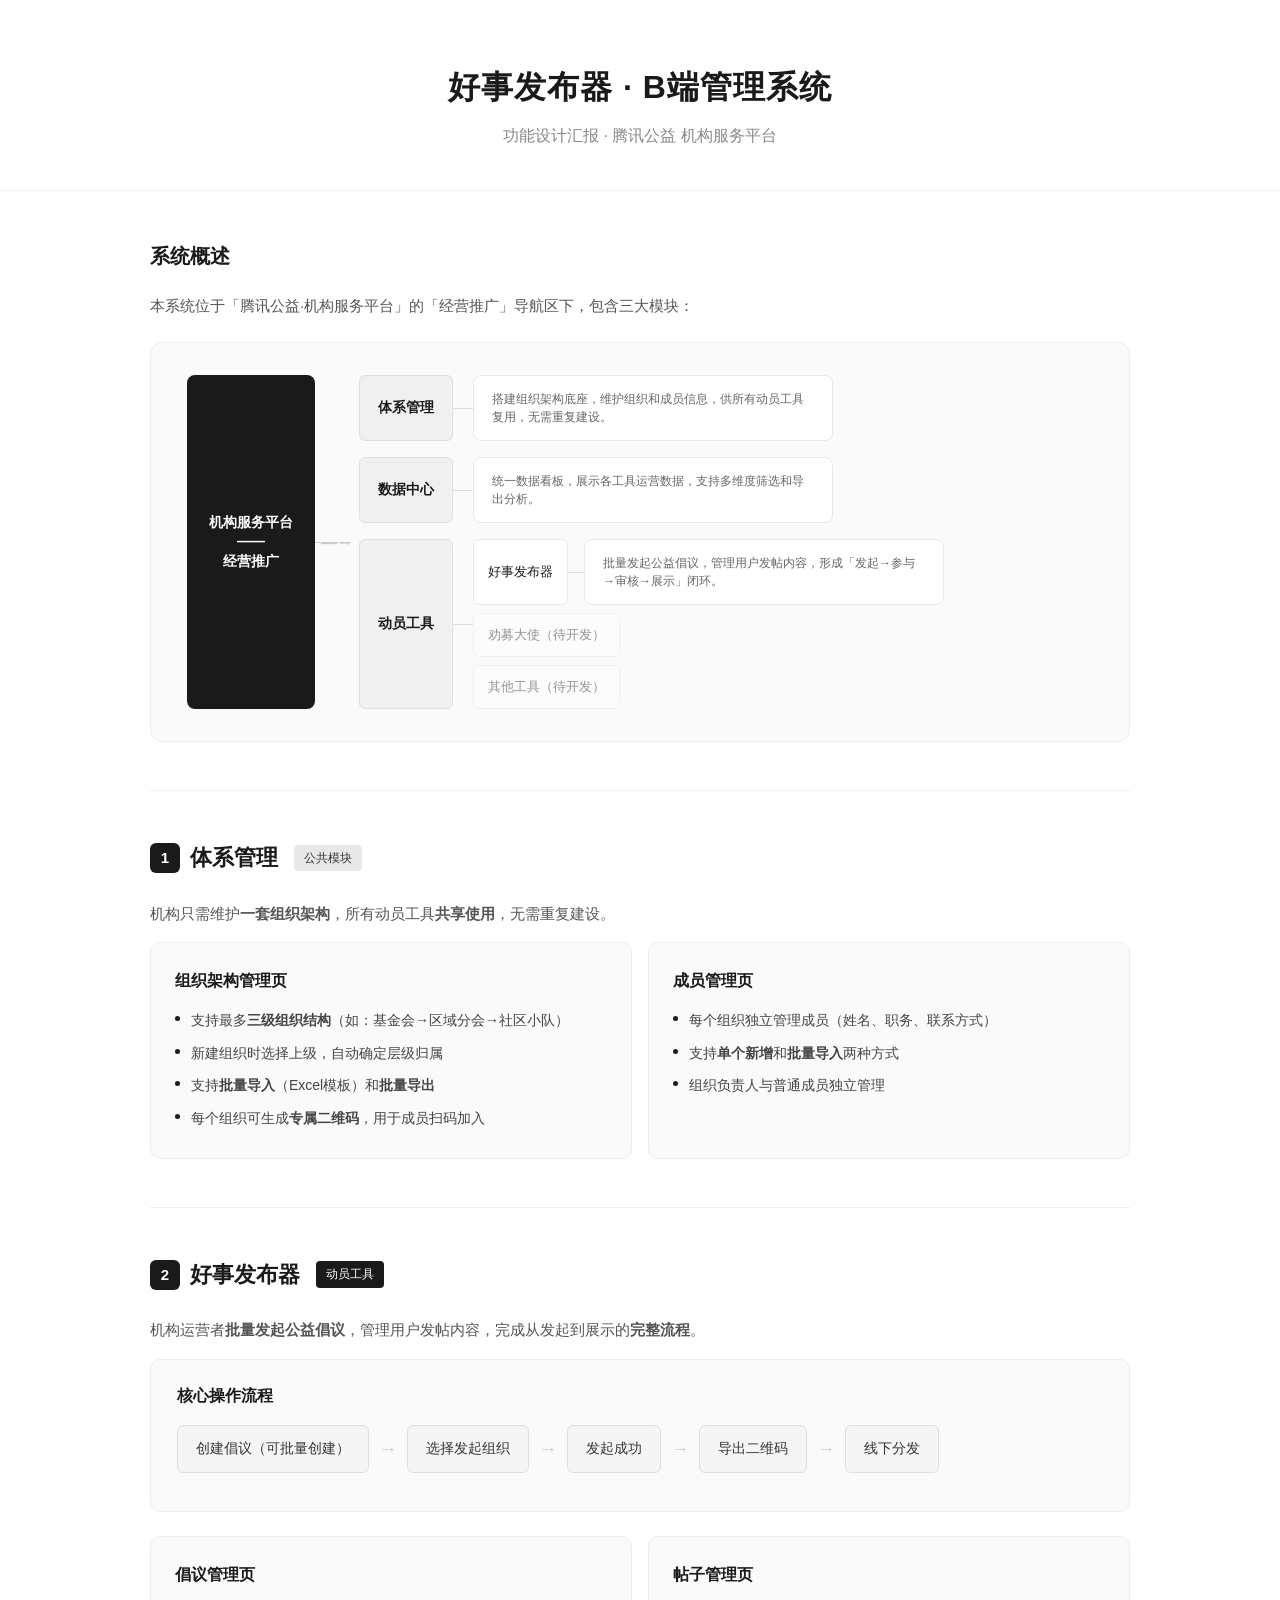
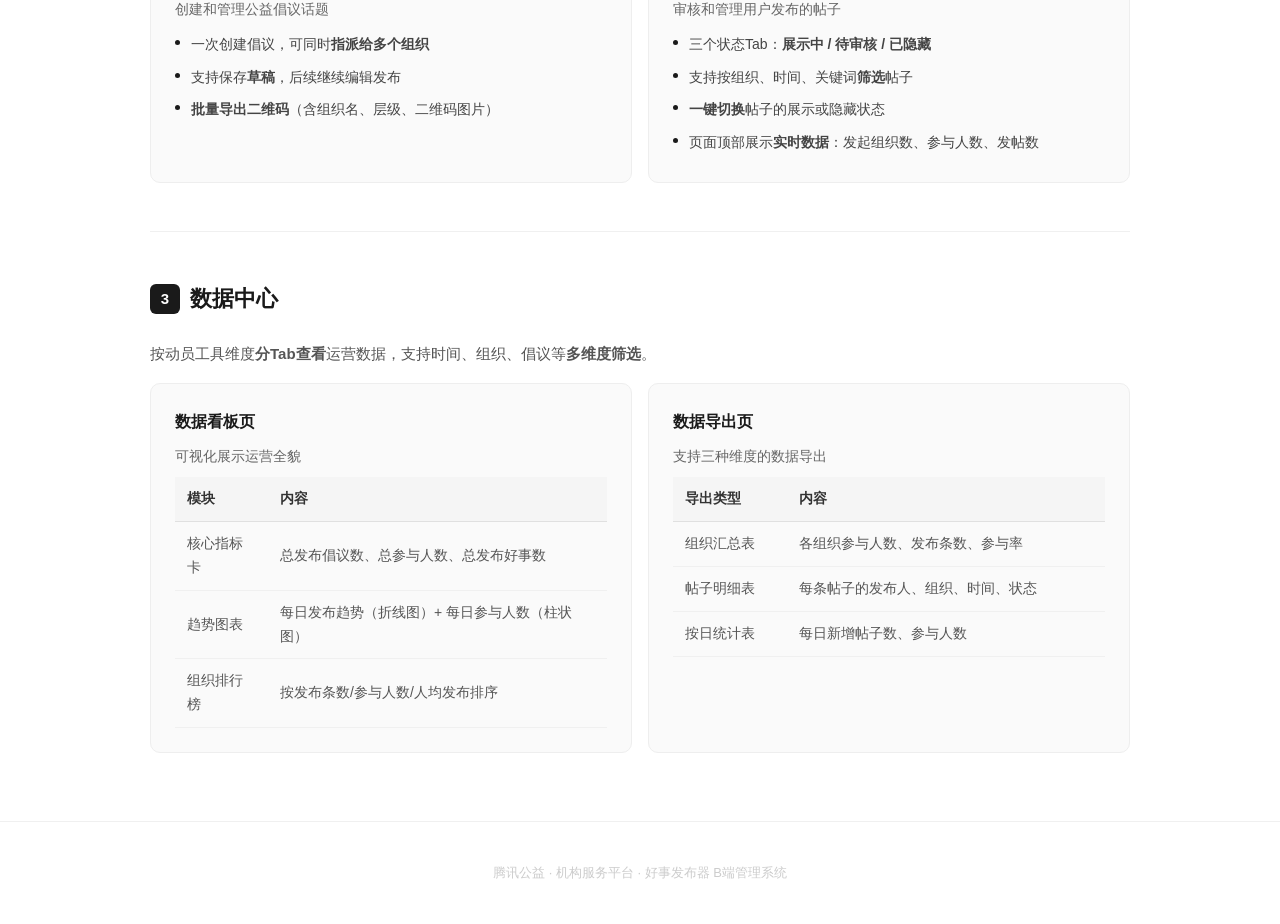
<file: 【方案】好事发布器B端.html>
<!DOCTYPE html>
<html lang="zh-CN">
<head>
<meta charset="UTF-8">
<meta name="viewport" content="width=device-width, initial-scale=1.0">
<title>好事发布器 B端管理系统 · 功能设计汇报</title>
<style>
* { margin: 0; padding: 0; box-sizing: border-box; }
body { font-family: -apple-system, BlinkMacSystemFont, 'PingFang SC', 'Noto Sans SC', sans-serif; color: #1a1a1a; line-height: 1.7; background: #fff; }

/* 顶部 */
.header { padding: 60px 0 40px; text-align: center; border-bottom: 1px solid #eee; }
.header h1 { font-size: 32px; font-weight: 600; letter-spacing: 1px; }
.header .subtitle { font-size: 16px; color: #888; margin-top: 8px; }

/* 容器 */
.container { max-width: 1060px; margin: 0 auto; padding: 0 40px; }

/* 大章节 */
.section { padding: 48px 0; border-bottom: 1px solid #f0f0f0; }
.section:last-child { border-bottom: none; }
.section-title { font-size: 22px; font-weight: 600; margin-bottom: 24px; display: flex; align-items: center; gap: 10px; }
.section-title .num { display: inline-flex; align-items: center; justify-content: center; width: 30px; height: 30px; background: #1a1a1a; color: #fff; border-radius: 6px; font-size: 15px; font-weight: 600; }

/* 概述区域 */
.overview { padding: 48px 0; border-bottom: 1px solid #f0f0f0; }
.overview-title { font-size: 20px; font-weight: 600; margin-bottom: 20px; }

/* 脑图 - 从左到右分叉（融合介绍卡） */
.mindmap { margin: 24px 0 0; padding: 32px 36px; background: #fafafa; border-radius: 12px; border: 1px solid #eee; display: flex; align-items: stretch; gap: 0; overflow-x: auto; }
.mindmap-root { padding: 18px 22px; background: #1a1a1a; color: #fff; border-radius: 8px; font-size: 14px; font-weight: 600; white-space: nowrap; flex-shrink: 0; display: flex; align-items: center; text-align: center; line-height: 1.4; }
.mindmap-connector { width: 44px; display: flex; align-items: center; justify-content: center; position: relative; flex-shrink: 0; }
.mindmap-connector::after { content: ''; position: absolute; left: 0; right: 8px; top: 50%; height: 1px; background: #ccc; }
.mindmap-connector-arrow { color: #ccc; font-size: 16px; position: relative; z-index: 1; }

/* 脑图分支 */
.mindmap-branches { display: flex; flex-direction: column; gap: 16px; }
.mindmap-branch-item { display: flex; align-items: stretch; gap: 0; }
.mindmap-l1-box { padding: 12px 18px; background: #f0f0f0; border: 1px solid #e0e0e0; border-radius: 6px; font-size: 14px; font-weight: 600; white-space: nowrap; flex-shrink: 0; display: flex; align-items: center; }
.mindmap-l1-connector { width: 20px; display: flex; align-items: center; justify-content: center; flex-shrink: 0; position: relative; }
.mindmap-l1-connector::after { content: ''; position: absolute; left: 0; right: 0; top: 50%; height: 1px; background: #ddd; }

/* 脑图介绍卡 */
.mindmap-desc-card { padding: 14px 18px; background: #fff; border: 1px solid #e8e8e8; border-radius: 8px; flex-shrink: 0; max-width: 360px; }
.mindmap-desc-card .card-title { font-size: 13px; font-weight: 600; margin-bottom: 4px; color: #1a1a1a; }
.mindmap-desc-card .card-text { font-size: 12px; color: #666; line-height: 1.5; }

/* 动员工具子分支 */
.mindmap-sub-branches { display: flex; flex-direction: column; gap: 8px; }
.mindmap-sub-item { display: flex; align-items: stretch; gap: 0; }
.mindmap-l2-box { padding: 10px 14px; background: #fff; border: 1px solid #e8e8e8; border-radius: 6px; font-size: 13px; font-weight: 500; white-space: nowrap; flex-shrink: 0; display: flex; align-items: center; }
.mindmap-l2-box.dim { opacity: 0.45; }
.mindmap-l2-connector { width: 16px; display: flex; align-items: center; justify-content: center; flex-shrink: 0; position: relative; }
.mindmap-l2-connector::after { content: ''; position: absolute; left: 0; right: 0; top: 50%; height: 1px; background: #e0e0e0; }

/* 功能卡片 - 横向排布 */
.feature-row { display: grid; grid-template-columns: 1fr 1fr; gap: 16px; margin-top: 16px; }
.feature-row.three-col { grid-template-columns: 1fr 1fr 1fr; }
.feature-card { padding: 24px; background: #fafafa; border-radius: 10px; border: 1px solid #eee; }
.feature-card h4 { font-size: 16px; font-weight: 600; margin-bottom: 10px; color: #1a1a1a; }
.feature-card p { font-size: 14px; color: #666; margin-bottom: 8px; line-height: 1.6; }
.feature-list { list-style: none; padding: 0; }
.feature-list li { font-size: 14px; color: #444; padding: 5px 0; padding-left: 16px; position: relative; line-height: 1.6; }
.feature-list li::before { content: ''; position: absolute; left: 0; top: 12px; width: 5px; height: 5px; background: #1a1a1a; border-radius: 50%; }

/* 流程图 */
.flow { display: flex; align-items: center; gap: 0; margin: 16px 0; flex-wrap: wrap; }
.flow-step { padding: 11px 18px; background: #f5f5f5; border: 1px solid #e0e0e0; border-radius: 6px; font-size: 14px; font-weight: 500; color: #333; }
.flow-arrow { padding: 0 10px; color: #ccc; font-size: 18px; }

/* 流程区域 */
.flow-section { margin-bottom: 24px; padding: 22px 26px; background: #fafafa; border-radius: 10px; border: 1px solid #eee; }
.flow-section h4 { font-size: 16px; font-weight: 600; margin-bottom: 12px; }

/* 标签 */
.tag { display: inline-block; padding: 3px 10px; border-radius: 4px; font-size: 12px; font-weight: 500; margin-left: 6px; }
.tag-core { background: #1a1a1a; color: #fff; }
.tag-shared { background: #e8e8e8; color: #333; }

/* 重点标注 */
.highlight-box { margin: 16px 0; padding: 14px 18px; border-left: 3px solid #1a1a1a; background: #fafafa; border-radius: 0 8px 8px 0; }
.highlight-box p { font-size: 14px; color: #444; }
.highlight-box strong { color: #1a1a1a; }

/* 表格 */
.simple-table { width: 100%; border-collapse: collapse; margin-top: 10px; font-size: 14px; }
.simple-table th { text-align: left; padding: 10px 12px; background: #f5f5f5; border-bottom: 1px solid #e0e0e0; font-weight: 600; color: #333; }
.simple-table td { padding: 10px 12px; border-bottom: 1px solid #f0f0f0; color: #555; }
</style>
</head>
<body>

<div class="header">
  <div class="container">
    <h1>好事发布器 · B端管理系统</h1>
    <p class="subtitle">功能设计汇报 · 腾讯公益 机构服务平台</p>
  </div>
</div>

<div class="container">

  <!-- 概述：系统菜单架构 -->
  <div class="overview">
    <div class="overview-title">系统概述</div>
    
    <p style="font-size:15px;color:#555;margin-bottom:16px">本系统位于「腾讯公益·机构服务平台」的「经营推广」导航区下，包含三大模块：</p>

    <!-- 脑图：从左到右分叉，融合介绍卡片 -->
    <div class="mindmap">
      <div class="mindmap-root">机构服务平台<br>——<br>经营推广</div>
      <div class="mindmap-connector"><span class="mindmap-connector-arrow">—→</span></div>
      <div class="mindmap-branches">
        <!-- 体系管理分支 -->
        <div class="mindmap-branch-item">
          <div class="mindmap-l1-box">体系管理</div>
          <div class="mindmap-l1-connector"></div>
          <div class="mindmap-desc-card">
            <div class="card-text">搭建组织架构底座，维护组织和成员信息，供所有动员工具复用，无需重复建设。</div>
          </div>
        </div>
        <!-- 数据中心分支 -->
        <div class="mindmap-branch-item">
          <div class="mindmap-l1-box">数据中心</div>
          <div class="mindmap-l1-connector"></div>
          <div class="mindmap-desc-card">
            <div class="card-text">统一数据看板，展示各工具运营数据，支持多维度筛选和导出分析。</div>
          </div>
        </div>
        <!-- 动员工具分支 -->
        <div class="mindmap-branch-item">
          <div class="mindmap-l1-box">动员工具</div>
          <div class="mindmap-l1-connector"></div>
          <div class="mindmap-sub-branches">
            <!-- 好事发布器 -->
            <div class="mindmap-sub-item">
              <div class="mindmap-l2-box">好事发布器</div>
              <div class="mindmap-l2-connector"></div>
              <div class="mindmap-desc-card">
                <div class="card-text">批量发起公益倡议，管理用户发帖内容，形成「发起→参与→审核→展示」闭环。</div>
              </div>
            </div>
            <!-- 劝募大使 -->
            <div class="mindmap-sub-item">
              <div class="mindmap-l2-box dim">劝募大使（待开发）</div>
            </div>
            <!-- 其他工具 -->
            <div class="mindmap-sub-item">
              <div class="mindmap-l2-box dim">其他工具（待开发）</div>
            </div>
          </div>
        </div>
      </div>
    </div>
  </div>

  <!-- 第一部分：体系管理 -->
  <div class="section">
    <div class="section-title"><span class="num">1</span> 体系管理 <span class="tag tag-shared">公共模块</span></div>
    
    <p style="font-size:15px;color:#555;margin-bottom:12px">机构只需维护<strong>一套组织架构</strong>，所有动员工具<strong>共享使用</strong>，无需重复建设。</p>

    <div class="feature-row">
      <div class="feature-card">
        <h4>组织架构管理页</h4>
        <ul class="feature-list">
          <li>支持最多<strong>三级组织结构</strong>（如：基金会→区域分会→社区小队）</li>
          <li>新建组织时选择上级，自动确定层级归属</li>
          <li>支持<strong>批量导入</strong>（Excel模板）和<strong>批量导出</strong></li>
          <li>每个组织可生成<strong>专属二维码</strong>，用于成员扫码加入</li>
        </ul>
      </div>
      <div class="feature-card">
        <h4>成员管理页</h4>
        <ul class="feature-list">
          <li>每个组织独立管理成员（姓名、职务、联系方式）</li>
          <li>支持<strong>单个新增</strong>和<strong>批量导入</strong>两种方式</li>
          <li>组织负责人与普通成员独立管理</li>
        </ul>
      </div>
    </div>
  </div>

  <!-- 第二部分：好事发布器 -->
  <div class="section">
    <div class="section-title"><span class="num">2</span> 好事发布器 <span class="tag tag-core">动员工具</span></div>
    
    <p style="font-size:15px;color:#555;margin-bottom:16px">机构运营者<strong>批量发起公益倡议</strong>，管理用户发帖内容，完成从发起到展示的<strong>完整流程</strong>。</p>

    <!-- 核心操作流程放最上面 -->
    <div class="flow-section">
      <h4>核心操作流程</h4>
      <div class="flow">
        <div class="flow-step">创建倡议（可批量创建）</div>
        <div class="flow-arrow">→</div>
        <div class="flow-step">选择发起组织</div>
        <div class="flow-arrow">→</div>
        <div class="flow-step">发起成功</div>
        <div class="flow-arrow">→</div>
        <div class="flow-step">导出二维码</div>
        <div class="flow-arrow">→</div>
        <div class="flow-step">线下分发</div>
      </div>
    </div>

    <!-- 横向排布两个模块 -->
    <div class="feature-row">
      <div class="feature-card">
        <h4>倡议管理页</h4>
        <p>创建和管理公益倡议话题</p>
        <ul class="feature-list">
          <li>一次创建倡议，可同时<strong>指派给多个组织</strong></li>
          <li>支持保存<strong>草稿</strong>，后续继续编辑发布</li>
          <li><strong>批量导出二维码</strong>（含组织名、层级、二维码图片）</li>
        </ul>
      </div>
      <div class="feature-card">
        <h4>帖子管理页</h4>
        <p>审核和管理用户发布的帖子</p>
        <ul class="feature-list">
          <li>三个状态Tab：<strong>展示中 / 待审核 / 已隐藏</strong></li>
          <li>支持按组织、时间、关键词<strong>筛选</strong>帖子</li>
          <li><strong>一键切换</strong>帖子的展示或隐藏状态</li>
          <li>页面顶部展示<strong>实时数据</strong>：发起组织数、参与人数、发帖数</li>
        </ul>
      </div>
    </div>
  </div>

  <!-- 第三部分：数据中心 -->
  <div class="section">
    <div class="section-title"><span class="num">3</span> 数据中心</div>
    
    <p style="font-size:15px;color:#555;margin-bottom:16px">按动员工具维度<strong>分Tab查看</strong>运营数据，支持时间、组织、倡议等<strong>多维度筛选</strong>。</p>

    <!-- 两个功能页左右呈现 -->
    <div class="feature-row">
      <div class="feature-card">
        <h4>数据看板页</h4>
        <p>可视化展示运营全貌</p>
        <table class="simple-table">
          <thead><tr><th>模块</th><th>内容</th></tr></thead>
          <tbody>
            <tr><td>核心指标卡</td><td>总发布倡议数、总参与人数、总发布好事数</td></tr>
            <tr><td>趋势图表</td><td>每日发布趋势（折线图）+ 每日参与人数（柱状图）</td></tr>
            <tr><td>组织排行榜</td><td>按发布条数/参与人数/人均发布排序</td></tr>
          </tbody>
        </table>
      </div>
      <div class="feature-card">
        <h4>数据导出页</h4>
        <p>支持三种维度的数据导出</p>
        <table class="simple-table">
          <thead><tr><th>导出类型</th><th>内容</th></tr></thead>
          <tbody>
            <tr><td>组织汇总表</td><td>各组织参与人数、发布条数、参与率</td></tr>
            <tr><td>帖子明细表</td><td>每条帖子的发布人、组织、时间、状态</td></tr>
            <tr><td>按日统计表</td><td>每日新增帖子数、参与人数</td></tr>
          </tbody>
        </table>
      </div>
    </div>
  </div>

</div>

<div style="text-align:center;padding:40px;font-size:13px;color:#ccc;border-top:1px solid #f0f0f0;margin-top:20px">
  腾讯公益 · 机构服务平台 · 好事发布器 B端管理系统
</div>

</body>
</html>
</file>
